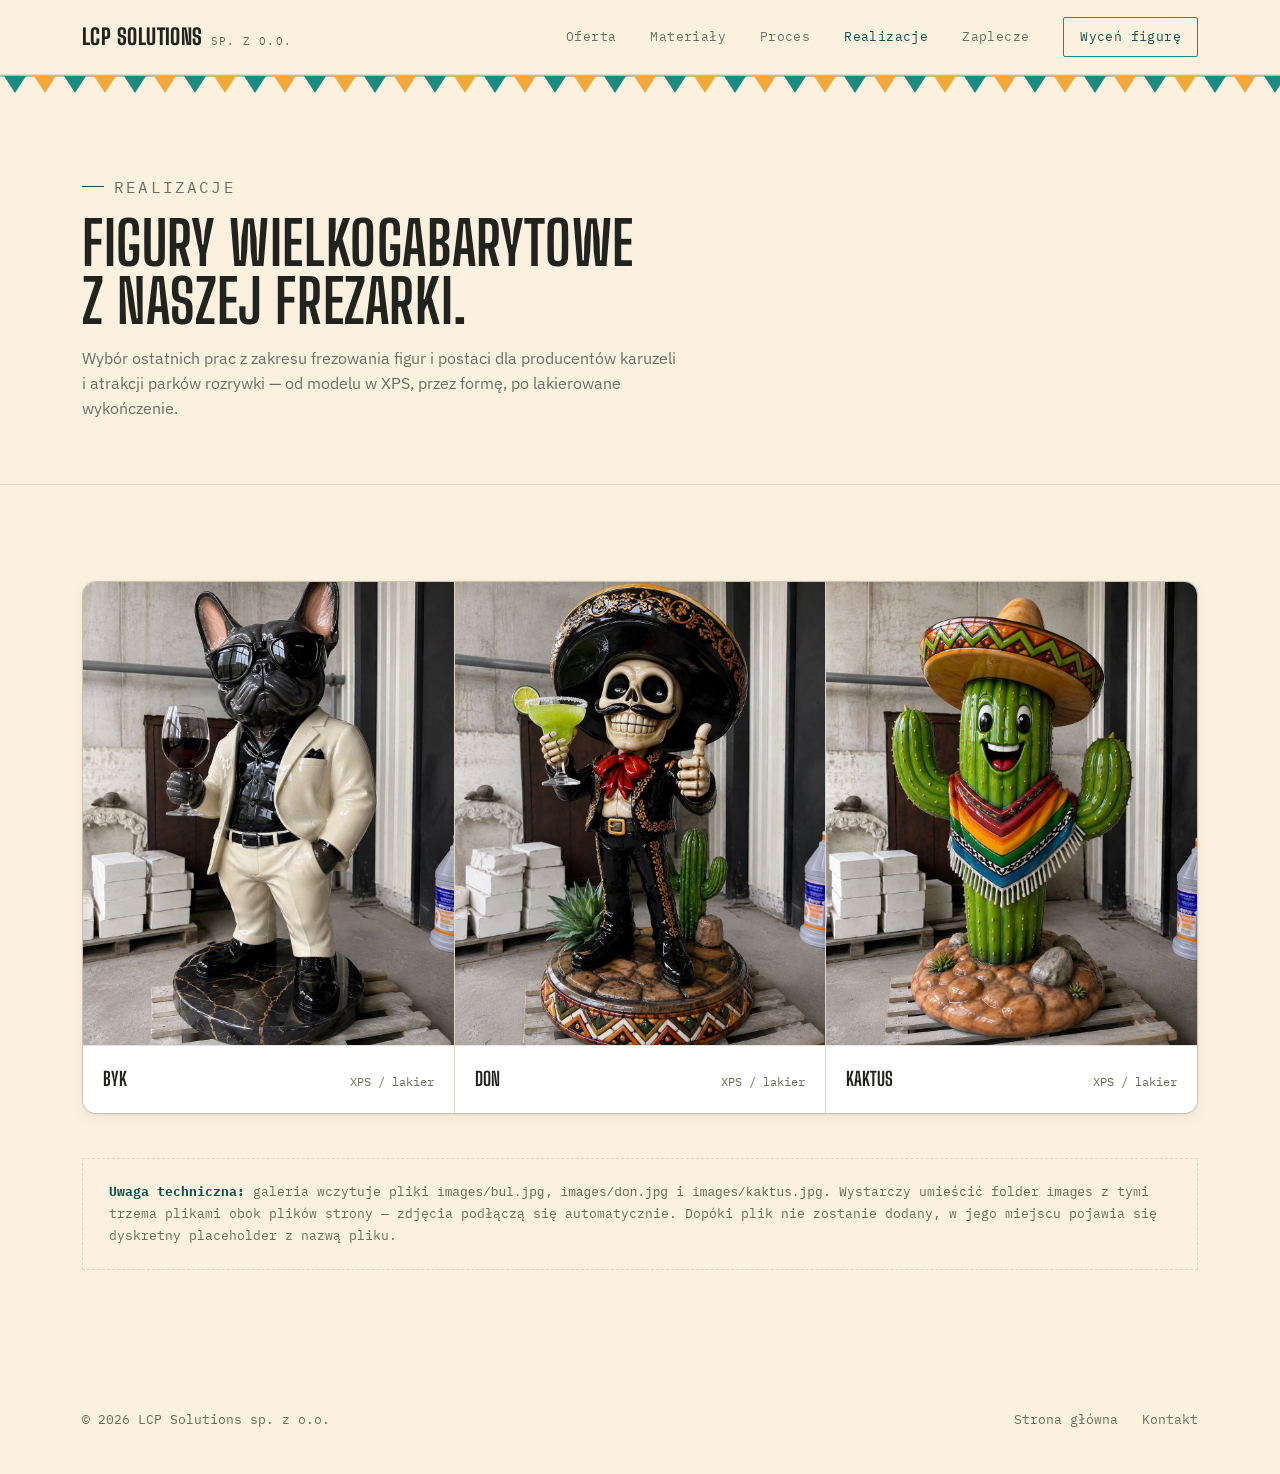
<file: realizacje.html>
<!DOCTYPE html>
<html lang="pl">
<head>
<meta charset="UTF-8">
<meta name="viewport" content="width=device-width, initial-scale=1.0">
<title>Realizacje — LCP Solutions</title>
<meta name="description" content="Wybrane realizacje LCP Solutions — figury wielkogabarytowe frezowane CNC dla producentów atrakcji parków rozrywki.">
<link rel="preconnect" href="https://fonts.googleapis.com">
<link rel="preconnect" href="https://fonts.gstatic.com" crossorigin>
<link href="https://fonts.googleapis.com/css2?family=Big+Shoulders+Display:wght@700;800&family=IBM+Plex+Sans:wght@400;500&family=IBM+Plex+Mono:wght@400;500&display=swap" rel="stylesheet">
<link rel="stylesheet" href="styles.css">
</head>
<body>

<header class="topbar">
  <div class="wrap">
    <a href="index.html" class="logo">LCP Solutions<span>SP. Z O.O.</span></a>
    <nav class="nav" id="mainNav">
      <a href="index.html#oferta">Oferta</a>
      <a href="index.html#materialy">Materiały</a>
      <a href="index.html#proces">Proces</a>
      <a href="realizacje.html" class="current">Realizacje</a>
      <a href="index.html#zaplecze">Zaplecze</a>
      <a href="index.html#kontakt" class="nav-cta">Wyceń figurę</a>
    </nav>
    <button class="nav-toggle" aria-label="Otwórz menu" aria-expanded="false" aria-controls="mainNav">
      <span></span><span></span><span></span>
    </button>
  </div>
</header>
<div class="bunting" aria-hidden="true"></div>

<section class="page-hero">
  <div class="wrap">
    <p class="eyebrow">Realizacje</p>
    <h1>Figury wielkogabarytowe<br>z naszej frezarki.</h1>
    <p>Wybór ostatnich prac z zakresu frezowania figur i postaci dla producentów karuzeli i atrakcji parków rozrywki — od modelu w XPS, przez formę, po lakierowane wykończenie.</p>
  </div>
</section>

<section style="border-bottom:none;">
  <div class="wrap">
    <div class="gallery reveal">
      <div class="gallery-item">
        <div class="frame">
          <img src="images/bul.jpg" alt="Frezowana figura byka wykonana dla parku rozrywki" data-filename="bul.jpg" loading="lazy">
        </div>
        <div class="gallery-cap">
          <b>Byk</b>
          <span>XPS / lakier</span>
        </div>
      </div>
      <div class="gallery-item">
        <div class="frame">
          <img src="images/don.jpg" alt="Frezowana figura wykonana dla parku rozrywki — realizacja Don" data-filename="don.jpg" loading="lazy">
        </div>
        <div class="gallery-cap">
          <b>Don</b>
          <span>XPS / lakier</span>
        </div>
      </div>
      <div class="gallery-item">
        <div class="frame">
          <img src="images/kaktus.jpg" alt="Frezowana figura kaktusa wykonana dla parku rozrywki" data-filename="kaktus.jpg" loading="lazy">
        </div>
        <div class="gallery-cap">
          <b>Kaktus</b>
          <span>XPS / lakier</span>
        </div>
      </div>
    </div>

    <div class="note-box reveal">
      <b>Uwaga techniczna:</b> galeria wczytuje pliki <code>images/bul.jpg</code>, <code>images/don.jpg</code> i <code>images/kaktus.jpg</code>. Wystarczy umieścić folder <code>images</code> z tymi trzema plikami obok plików strony — zdjęcia podłączą się automatycznie. Dopóki plik nie zostanie dodany, w jego miejscu pojawia się dyskretny placeholder z nazwą pliku.
    </div>
  </div>
</section>

<footer>
  <div class="wrap">
    <p>© 2026 LCP Solutions sp. z o.o.</p>
    <div class="foot-links">
      <a href="index.html">Strona główna</a>
      <a href="index.html#kontakt">Kontakt</a>
    </div>
  </div>
</footer>

<script src="script.js"></script>
</body>
</html>
</file>
<file: styles.css>
/* ============================================================
   LCP Solutions sp. z o.o. — arkusz stylów
   Paleta: płótno markizy / morska zieleń / marigold / atrament
   ============================================================ */

:root{
  --carbon:      #FBF1DE;
  --carbon-2:    #F4E4C4;
  --panel:       #FFFFFF;
  --panel-line:  rgba(33,35,31,0.12);
  --resin:       #1E8B82;
  --resin-light: #0E5750;
  --resin-dim:   rgba(30,139,130,0.14);
  --fiber:       #21231F;
  --fiber-dim:   rgba(33,35,31,0.64);
  --alu:         #6E6A57;
  --marigold:    #F2A93B;
  --coral:       #E2574A;
  --card-shadow: 0 1px 2px rgba(33,35,31,0.05), 0 4px 14px rgba(33,35,31,0.05);

  --f-display: 'Big Shoulders Display', sans-serif;
  --f-body:    'IBM Plex Sans', sans-serif;
  --f-mono:    'IBM Plex Mono', monospace;

  --maxw: 1180px;
}

*,*::before,*::after{ box-sizing:border-box; }
html{ scroll-behavior:smooth; -webkit-text-size-adjust:100%; }
body{ overflow-x:hidden; }
a, button{ -webkit-tap-highlight-color:transparent; }
@media (prefers-reduced-motion: reduce){
  html{ scroll-behavior:auto; }
  *,*::before,*::after{ animation-duration:0.001ms !important; animation-iteration-count:1 !important; transition-duration:0.001ms !important; }
}

body{
  margin:0;
  background:var(--carbon);
  color:var(--fiber);
  font-family:var(--f-body);
  font-size:16px;
  line-height:1.6;
  -webkit-font-smoothing:antialiased;
}

img{ max-width:100%; display:block; }
a{ color:inherit; text-decoration:none; }

.wrap{ max-width:var(--maxw); margin:0 auto; padding:0 32px; }

.eyebrow{
  font-family:var(--f-mono);
  font-size:12.5px;
  letter-spacing:0.14em;
  text-transform:uppercase;
  color:var(--resin-light);
  display:flex;
  align-items:center;
  gap:10px;
}
.eyebrow::before{
  content:"";
  width:22px; height:1px;
  background:var(--resin-light);
  display:inline-block;
}

h1,h2,h3{
  font-family:var(--f-display);
  font-weight:700;
  text-transform:uppercase;
  letter-spacing:0.01em;
  line-height:0.96;
  margin:0;
  color:var(--fiber);
}

.bunting{
  height:20px;
  background-image:url("data:image/svg+xml,%3Csvg xmlns='http://www.w3.org/2000/svg' width='60' height='20'%3E%3Cline x1='0' y1='1' x2='60' y2='1' stroke='%238A8672' stroke-width='1'/%3E%3Cpath d='M4 1 L26 1 L15 18 Z' fill='%231E8B82'/%3E%3Cpath d='M34 1 L56 1 L45 18 Z' fill='%23F2A93B'/%3E%3C/svg%3E");
  background-repeat:repeat-x;
  background-size:60px 20px;
}

/* ---------- top bar ---------- */
.topbar{
  position:sticky; top:0; z-index:50;
  background:rgba(251,241,222,0.92);
  backdrop-filter:blur(8px);
  border-bottom:1px solid var(--panel-line);
}
.topbar .wrap{
  display:flex; align-items:center; justify-content:space-between;
  height:74px;
}
.logo{
  font-family:var(--f-display);
  font-weight:800;
  font-size:22px;
  letter-spacing:0.02em;
  text-transform:uppercase;
  display:flex; align-items:baseline; gap:8px;
}
.logo span{
  font-family:var(--f-mono);
  font-size:11px;
  font-weight:400;
  letter-spacing:0.1em;
  color:var(--alu);
  text-transform:none;
}
.nav{
  display:flex; align-items:center; gap:34px;
  font-family:var(--f-mono);
  font-size:13px;
  letter-spacing:0.03em;
}
.nav a{
  color:var(--fiber-dim);
  position:relative;
  padding:4px 0;
}
.nav a:hover, .nav a:focus-visible{ color:var(--fiber); }
.nav a.current{ color:var(--resin-light); }
.nav-cta{
  border:1px solid var(--resin);
  color:var(--resin-light) !important;
  padding:9px 16px !important;
  border-radius:2px;
}
.nav-cta:hover{ background:var(--resin-dim); }

.nav-toggle{
  display:none;
  background:none; border:1px solid var(--panel-line);
  color:var(--fiber); width:42px; height:42px;
  border-radius:2px; cursor:pointer;
}
.nav-toggle span{
  display:block; width:18px; height:1.5px; background:var(--fiber);
  margin:3px auto; transition:transform .2s ease, opacity .2s ease;
}
.nav-toggle[aria-expanded="true"] span:nth-child(1){ transform:translateY(4.5px) rotate(45deg); }
.nav-toggle[aria-expanded="true"] span:nth-child(2){ opacity:0; }
.nav-toggle[aria-expanded="true"] span:nth-child(3){ transform:translateY(-4.5px) rotate(-45deg); }

/* ---------- hero ---------- */
.hero{
  padding:88px 0 64px;
  border-bottom:1px solid var(--panel-line);
  overflow:hidden;
}
.hero .wrap{
  display:grid;
  grid-template-columns:1.15fr 0.85fr;
  gap:48px;
  align-items:center;
}
.hero h1{
  font-size:clamp(42px,6vw,76px);
  margin:18px 0 24px;
}
.hero h1 em{
  font-style:normal;
  color:var(--resin);
}
.hero p.lead{
  font-size:17px;
  color:var(--fiber-dim);
  max-width:46ch;
  margin:0 0 34px;
}
.btn-row{ display:flex; flex-wrap:wrap; gap:14px; }
.btn{
  font-family:var(--f-mono);
  font-size:13px;
  letter-spacing:0.03em;
  padding:14px 22px;
  border-radius:2px;
  display:inline-flex; align-items:center; gap:10px;
  border:1px solid transparent;
  cursor:pointer;
}
.btn-primary{ background:var(--resin); color:#FFFFFF; }
.btn-primary:hover{ background:var(--resin-light); }
.btn-ghost{ border-color:var(--panel-line); color:var(--fiber); }
.btn-ghost:hover{ border-color:var(--alu); }

.hero-figure{
  position:relative;
  aspect-ratio:1/1;
  display:flex; align-items:center; justify-content:center;
}
.hero-figure svg{ width:100%; height:100%; }
.toolpath{
  fill:none;
  stroke:var(--resin-light);
  stroke-width:2;
  stroke-linecap:round;
  stroke-linejoin:round;
  stroke-dasharray:1;
  stroke-dashoffset:1;
  pathLength:1;
  animation:draw 2.6s cubic-bezier(.65,0,.35,1) forwards;
}
.hatch-fill{
  fill:url(#weave);
  opacity:0;
  animation:fadein .9s ease forwards;
  animation-delay:2.3s;
}
@keyframes draw{ to{ stroke-dashoffset:0; } }
@keyframes fadein{ to{ opacity:1; } }

/* ---------- section shell ---------- */
section{ padding:96px 0; border-bottom:1px solid var(--panel-line); }
.section-head{
  display:flex; justify-content:space-between; align-items:flex-end;
  gap:24px; margin-bottom:52px; flex-wrap:wrap;
}
.section-head h2{ font-size:clamp(30px,3.6vw,44px); margin-top:14px; }
.section-head p{ max-width:44ch; color:var(--fiber-dim); font-size:15px; }

/* ---------- about ---------- */
.about-grid{
  display:grid;
  grid-template-columns:0.9fr 1.1fr;
  gap:56px;
}
.about-copy p{ color:var(--fiber-dim); margin:0 0 18px; font-size:15.5px; }
.about-copy strong{ color:var(--fiber); font-weight:500; }
.stat-row{
  display:grid; grid-template-columns:repeat(3,1fr);
  gap:1px; background:var(--panel-line); margin-top:36px;
  border:1px solid var(--panel-line);
}
.stat{ background:var(--carbon); padding:22px 18px; }
.stat b{
  font-family:var(--f-display); font-size:34px; color:var(--resin-light);
  display:block; line-height:1;
}
.stat span{ font-family:var(--f-mono); font-size:11.5px; color:var(--alu); letter-spacing:0.04em; }

.material-list{ display:flex; flex-direction:column; gap:0; border-top:1px solid var(--panel-line); }
.material-list li{
  list-style:none;
  display:flex; justify-content:space-between; gap:16px;
  padding:18px 0;
  border-bottom:1px solid var(--panel-line);
  font-size:14.5px;
}
.material-list li b{ color:var(--fiber); font-weight:500; }
.material-list li span{ color:var(--alu); font-family:var(--f-mono); font-size:12.5px; text-align:right; }

/* ---------- services grid ---------- */
.svc-grid{
  display:grid;
  grid-template-columns:repeat(3,1fr);
  gap:1px;
  background:var(--panel-line);
  border:1px solid var(--panel-line);
  border-radius:14px;
  overflow:hidden;
  box-shadow:var(--card-shadow);
}
.svc-card{
  background:var(--carbon);
  padding:32px 28px;
  min-height:210px;
  display:flex; flex-direction:column;
}
.svc-num{ font-family:var(--f-mono); color:var(--resin); font-size:13px; margin-bottom:22px; }
.svc-card h3{ font-size:21px; margin-bottom:12px; text-transform:none; letter-spacing:0; }
.svc-card p{ color:var(--fiber-dim); font-size:14.5px; margin:0; flex-grow:1; }

/* ---------- expansion / featured block ---------- */
.feature{
  background:var(--panel);
  border:1px solid var(--panel-line);
  border-radius:16px;
  box-shadow:var(--card-shadow);
  padding:56px;
  display:grid;
  grid-template-columns:1fr 1fr;
  gap:48px;
  align-items:center;
}
.feature h2{ font-size:clamp(28px,3.4vw,42px); margin:14px 0 20px; }
.feature p{ color:var(--fiber-dim); font-size:15.5px; margin:0 0 22px; }
.tag-row{ display:flex; flex-wrap:wrap; gap:10px; margin-bottom:26px; }
.tag{
  font-family:var(--f-mono); font-size:11.5px; letter-spacing:0.04em;
  border:1px solid var(--panel-line); color:var(--alu);
  padding:7px 12px; border-radius:2px; text-transform:uppercase;
}
.feature-visual{ position:relative; }
.feature-visual svg{ width:100%; height:auto; }

/* ---------- process ---------- */
.process{
  display:grid; grid-template-columns:repeat(6,1fr); gap:0;
  border-top:1px solid var(--panel-line);
  border-left:1px solid var(--panel-line);
  border-radius:14px;
  overflow:hidden;
  box-shadow:var(--card-shadow);
}
.step{
  border-right:1px solid var(--panel-line);
  border-bottom:1px solid var(--panel-line);
  padding:26px 18px;
  min-height:190px;
}
.step b.n{ font-family:var(--f-mono); color:var(--resin-light); font-size:13px; display:block; margin-bottom:24px; }
.step h4{ font-size:15px; font-weight:500; margin:0 0 8px; text-transform:none; font-family:var(--f-body); color:var(--fiber); }
.step p{ font-size:12.8px; color:var(--fiber-dim); margin:0; line-height:1.5; }

/* ---------- spec sheet ---------- */
.spec{
  font-family:var(--f-mono);
  border:1px solid var(--panel-line);
  background:var(--panel);
  border-radius:14px;
  overflow:hidden;
  box-shadow:var(--card-shadow);
}
.spec-row{
  display:grid; grid-template-columns:1fr 1fr;
  border-bottom:1px solid var(--panel-line);
  font-size:13.5px;
}
.spec-row:last-child{ border-bottom:none; }
.spec-row .k{ padding:16px 22px; color:var(--alu); border-right:1px solid var(--panel-line); }
.spec-row .v{ padding:16px 22px; color:var(--fiber); }

/* ---------- CTA / contact ---------- */
.contact{
  display:grid; grid-template-columns:1.1fr 0.9fr; gap:56px;
}
.contact h2{ font-size:clamp(30px,3.6vw,46px); }
.contact-details{ margin-top:28px; display:flex; flex-direction:column; gap:16px; }
.contact-details div{ display:flex; gap:14px; font-size:14.5px; }
.contact-details .k{ font-family:var(--f-mono); color:var(--alu); min-width:110px; font-size:12px; letter-spacing:0.03em; text-transform:uppercase; padding-top:2px; }
.contact-details .v{ color:var(--fiber); }

.form{ display:flex; flex-direction:column; gap:16px; }
.form label{ font-family:var(--f-mono); font-size:11.5px; letter-spacing:0.05em; color:var(--alu); text-transform:uppercase; }
.form input, .form textarea{
  width:100%;
  background:var(--panel);
  border:1px solid var(--panel-line);
  color:var(--fiber);
  font-family:var(--f-body);
  font-size:14.5px;
  padding:13px 14px;
  border-radius:2px;
}
.form input:focus, .form textarea:focus{
  outline:2px solid var(--resin);
  outline-offset:1px;
  border-color:var(--resin);
}
.form textarea{ resize:vertical; min-height:110px; }

/* ---------- footer ---------- */
footer{
  padding:44px 0;
}
footer .wrap{
  display:flex; justify-content:space-between; align-items:center; flex-wrap:wrap; gap:16px;
}
footer p{ margin:0; color:var(--alu); font-size:13px; font-family:var(--f-mono); }
.foot-links{ display:flex; gap:24px; font-family:var(--f-mono); font-size:13px; }
.foot-links a{ color:var(--fiber-dim); }
.foot-links a:hover{ color:var(--resin-light); }

/* ---------- type grid (rodzaje figur) ---------- */
.type-grid{
  display:grid;
  grid-template-columns:repeat(4,1fr);
  gap:1px;
  background:var(--panel-line);
  border:1px solid var(--panel-line);
  border-radius:14px;
  overflow:hidden;
  box-shadow:var(--card-shadow);
}
.type-card{
  background:var(--carbon);
  padding:26px 22px;
  display:flex; flex-direction:column; gap:10px;
}
.type-card i{ font-size:22px; color:var(--resin-light); }
.type-card h4{ font-family:var(--f-body); font-size:15px; font-weight:500; margin:0; color:var(--fiber); }
.type-card p{ font-size:13px; color:var(--fiber-dim); margin:0; line-height:1.5; }

/* ---------- scale strip ---------- */
.scale-strip{
  display:flex; align-items:flex-end; gap:26px;
  border:1px solid var(--panel-line);
  background:var(--panel);
  border-radius:14px;
  box-shadow:var(--card-shadow);
  padding:36px 32px 22px;
  overflow-x:auto;
  -webkit-overflow-scrolling:touch;
}
.scale-fig{ display:flex; flex-direction:column; align-items:center; gap:10px; flex-shrink:0; }
.scale-fig .bar{ width:46px; background:linear-gradient(180deg, var(--resin) 0%, var(--resin-dim) 100%); border:1px solid var(--resin-light); border-radius:2px 2px 0 0; }
.scale-fig span{ font-family:var(--f-mono); font-size:11px; color:var(--alu); text-align:center; }
.scale-fig b{ font-family:var(--f-mono); font-size:12px; color:var(--fiber); }
.scale-human{ display:flex; flex-direction:column; align-items:center; gap:10px; flex-shrink:0; }
.scale-human .bar{ width:14px; height:52px; background:rgba(33,35,31,0.30); border-radius:2px 2px 0 0; align-self:flex-end; }
.scale-human span{ font-family:var(--f-mono); font-size:11px; color:var(--alu); }

/* ---------- homepage gallery preview ---------- */
.gallery-preview{
  display:grid; grid-template-columns:repeat(3,1fr); gap:1px;
  background:var(--panel-line); border:1px solid var(--panel-line);
  border-radius:14px; overflow:hidden; box-shadow:var(--card-shadow);
}
.gallery-preview .frame{ aspect-ratio:4/5; overflow:hidden; background:var(--carbon-2); position:relative; }
.gallery-preview img{ width:100%; height:100%; object-fit:cover; transition:transform .5s ease; }
.gallery-preview a:hover img{ transform:scale(1.04); }
.gallery-preview .cap{ position:absolute; left:0; right:0; bottom:0; padding:14px 16px; font-family:var(--f-mono); font-size:12px; color:#FFFFFF; background:linear-gradient(0deg, rgba(33,35,31,0.72), rgba(33,35,31,0)); }

/* ---------- realizacje / gallery page ---------- */
.page-hero{ padding:64px 0 48px; border-bottom:1px solid var(--panel-line); }
.page-hero h1{ font-size:clamp(38px,5.5vw,60px); margin:16px 0 14px; }
.page-hero p{ color:var(--fiber-dim); max-width:60ch; font-size:15.5px; }

.gallery{
  display:grid;
  grid-template-columns:repeat(3,1fr);
  gap:1px;
  background:var(--panel-line);
  border:1px solid var(--panel-line);
  border-radius:14px;
  overflow:hidden;
  box-shadow:var(--card-shadow);
}
.gallery-item{
  background:var(--panel);
  position:relative;
}
.gallery-item .frame{
  aspect-ratio:4/5;
  overflow:hidden;
  position:relative;
  background:var(--carbon-2);
}
.gallery-item img{
  width:100%; height:100%; object-fit:cover;
  transition:transform .5s ease;
}
.gallery-item:hover img{ transform:scale(1.04); }
.img-fallback{
  position:absolute; inset:0;
  display:flex; flex-direction:column; align-items:center; justify-content:center;
  gap:10px; color:var(--alu); font-family:var(--f-mono); font-size:12px; text-align:center; padding:20px;
}
.img-fallback svg{ width:46px; height:46px; opacity:0.5; }
.gallery-cap{
  display:flex; justify-content:space-between; align-items:baseline;
  padding:18px 20px; border-top:1px solid var(--panel-line);
}
.gallery-cap b{ font-family:var(--f-display); font-size:19px; text-transform:uppercase; font-weight:700; }
.gallery-cap span{ font-family:var(--f-mono); font-size:11.5px; color:var(--alu); }

.note-box{
  margin-top:44px;
  border:1px dashed var(--panel-line);
  padding:22px 26px;
  font-family:var(--f-mono);
  font-size:12.8px;
  color:var(--alu);
  line-height:1.7;
}
.note-box b{ color:var(--resin-light); }

/* ---------- reveal on scroll ---------- */
.reveal{ opacity:0; transform:translateY(18px); transition:opacity .6s ease, transform .6s ease; }
.reveal.is-visible{ opacity:1; transform:none; }

/* ---------- responsive ---------- */
@media (max-width: 980px){
  .hero .wrap{ grid-template-columns:1fr; }
  .hero{ padding:56px 0 44px; }
  .hero-figure{ max-width:280px; margin:0 auto; order:-1; }
  .about-grid, .feature, .contact{ grid-template-columns:1fr; }
  .svc-grid{ grid-template-columns:repeat(2,1fr); }
  .type-grid{ grid-template-columns:repeat(2,1fr); }
  .gallery-preview{ grid-template-columns:repeat(2,1fr); }
  .gallery-preview .frame:last-child{ grid-column:1 / -1; }
  .process{ grid-template-columns:repeat(3,1fr); }
  .gallery{ grid-template-columns:1fr; }
  .scale-strip{ padding:28px 20px 18px; gap:20px; }
}
@media (max-width: 760px){
  .wrap{ padding:0 20px; }
  .topbar .wrap{ height:64px; }
  .logo{ font-size:18px; }
  .logo span{ display:none; }
  .nav{
    position:absolute; top:64px; left:0; right:0;
    background:var(--carbon-2);
    flex-direction:column; align-items:stretch;
    padding:20px 20px 26px; gap:4px;
    border-bottom:1px solid var(--panel-line);
    display:none;
    max-height:calc(100vh - 64px);
    overflow-y:auto;
  }
  .nav.is-open{ display:flex; }
  .nav a{ padding:12px 4px; border-bottom:1px solid var(--panel-line); font-size:14px; }
  .nav a:last-child{ border-bottom:none; }
  .nav-cta{ margin-top:10px; text-align:center; justify-content:center; }
  .nav-toggle{ display:block; }
  .btn-row{ flex-direction:column; align-items:stretch; }
  .btn{ justify-content:center; }
  .stat-row{ grid-template-columns:1fr; }
  .svc-grid{ grid-template-columns:1fr; }
  .type-grid{ grid-template-columns:1fr; }
  .gallery-preview{ grid-template-columns:1fr; }
  .gallery-preview .frame:last-child{ grid-column:auto; }
  .process{ grid-template-columns:1fr; }
  .step{ min-height:auto; padding:22px 20px; }
  .spec-row{ grid-template-columns:1fr; }
  .spec-row .k{ border-right:none; border-bottom:1px solid var(--panel-line); }
  section{ padding:52px 0; }
  .feature{ padding:28px 20px; }
  .section-head{ margin-bottom:34px; }
  .section-head .btn{ width:100%; }
  .contact-details div{ flex-direction:column; gap:2px; }
  .contact-details .k{ min-width:0; }
  footer .wrap{ flex-direction:column; align-items:flex-start; gap:14px; }
}
@media (max-width: 420px){
  .hero{ padding:44px 0 36px; }
  .hero h1{ font-size:38px; }
  .hero p.lead{ font-size:15.5px; }
  section{ padding:44px 0; }
  .svc-card, .type-card{ padding:24px 20px; }
  .feature h2{ font-size:26px; }
  .section-head h2{ font-size:27px; }
}
</file>
